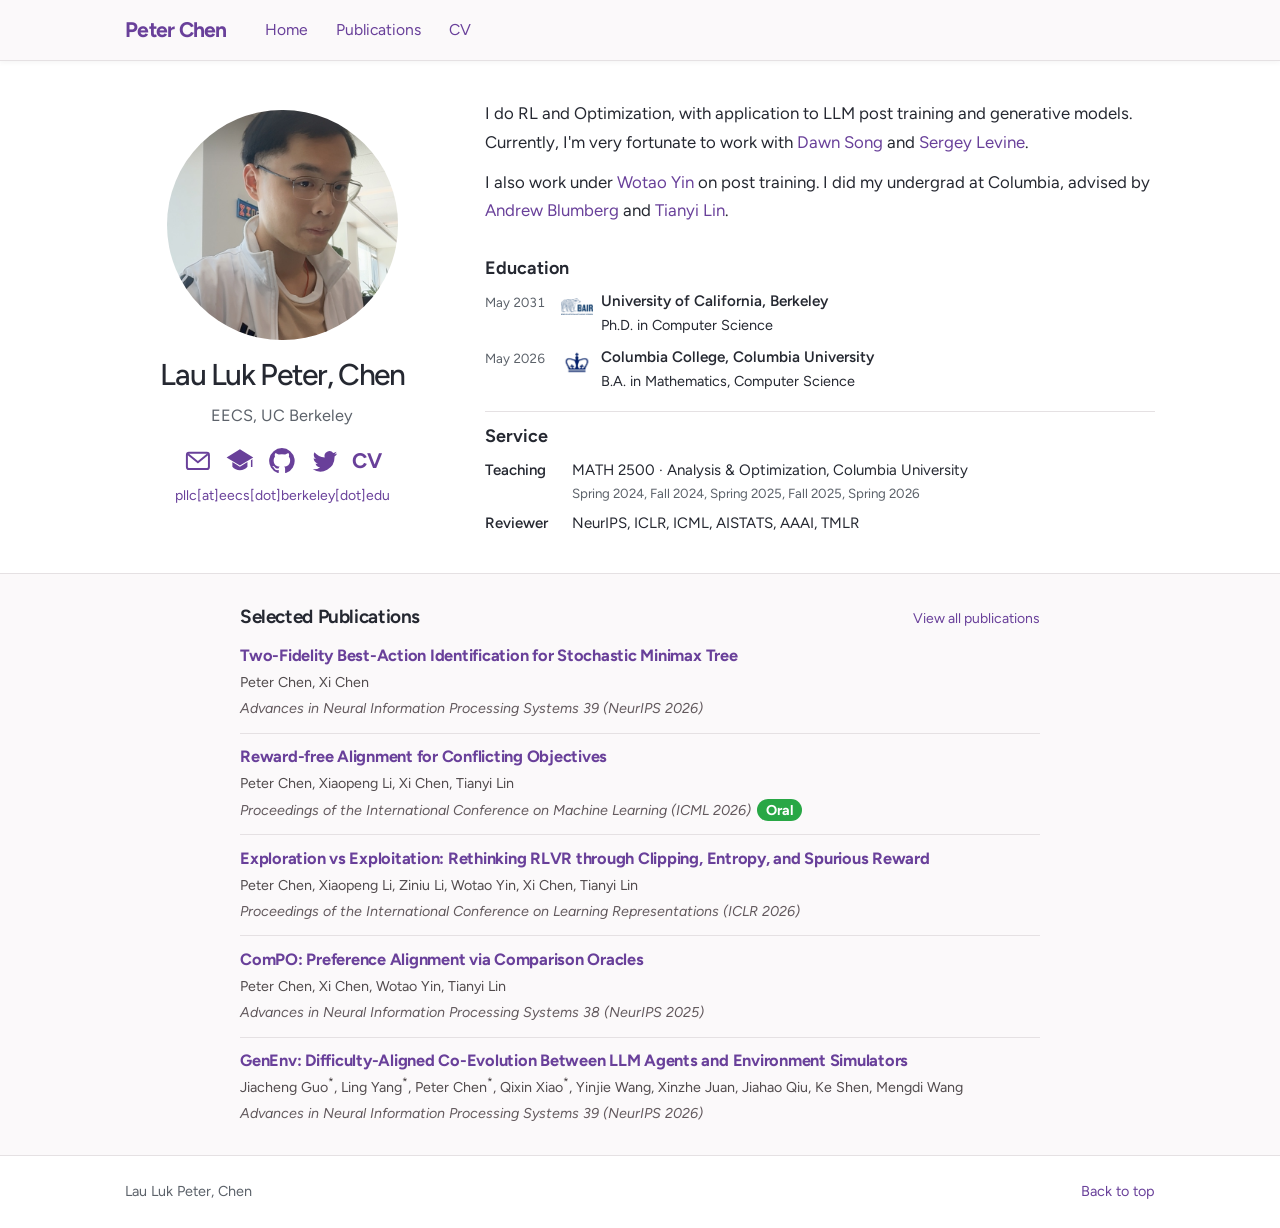
<file: index.html>
<!doctype html>
<html lang="en">
<head>
  <meta charset="utf-8">
  <meta name="viewport" content="width=device-width, initial-scale=1">
  <meta name="description" content="Peter Chen is a Ph.D. student in EECS at UC Berkeley working on reinforcement learning, optimization, LLM post-training, and generative models.">
  <title>Peter Chen</title>
  <link rel="stylesheet" href="styles.css">
  <link rel="stylesheet" href="publications.css">
</head>
<body>
  <a class="skip" href="#main">Skip to content</a>
  <header class="topbar">
    <nav class="wrap nav-inner" aria-label="Main navigation">
      <a class="brand" href="#about">Peter Chen</a>
      <div class="nav-links">
        <a href="#about">Home</a>
        <a href="publications.html">Publications</a>
        <a href="assets/Luk-CV.pdf">CV</a>
      </div>
    </nav>
  </header>
  <main id="main">
    <section class="about wrap" id="about" aria-labelledby="profile-name">
      <div class="identity">
        <img class="portrait" src="assets/images/photos/peter.jpg" width="235" height="235" alt="Portrait of Peter Chen">
        <h1 id="profile-name">Lau Luk Peter, Chen</h1>
        <p class="affiliation">EECS, UC Berkeley</p>
        <div class="social" aria-label="Academic profiles and contact links">
          <a href="mailto:pllc@eecs.berkeley.edu" aria-label="Email Peter Chen" title="Email">
            <svg viewBox="0 0 24 24" aria-hidden="true"><rect x="2.5" y="5" width="19" height="14" rx="1.8" fill="none" stroke="currentColor" stroke-width="1.7"/><path d="m3.5 6.2 8.5 7 8.5-7" fill="none" stroke="currentColor" stroke-width="1.7"/></svg>
          </a>
          <a href="https://scholar.google.com/citations?user=gz4susAAAAJ" aria-label="Google Scholar" title="Google Scholar">
            <svg viewBox="0 0 24 24" aria-hidden="true"><path d="M.5 9 12 2l11.5 7L12 16zM5.5 13l6.5 4 6.5-4v4.1c-2.9 4-10.1 4-13 0zM21.5 11.4l1.3-.8v6.7h-1.3z"/></svg>
          </a>
          <a href="https://github.com/PeterLauLukChen" aria-label="GitHub" title="GitHub">
            <svg viewBox="0 0 24 24" aria-hidden="true"><path d="M12 .9a11.1 11.1 0 0 0-3.5 21.6c.55.1.76-.24.76-.54v-2.04c-3.1.67-3.75-1.33-3.75-1.33-.5-1.28-1.23-1.62-1.23-1.62-1-.7.08-.69.08-.69 1.12.08 1.7 1.15 1.7 1.15.98 1.7 2.59 1.2 3.22.91.1-.72.39-1.21.7-1.5-2.48-.28-5.08-1.24-5.08-5.5 0-1.21.43-2.2 1.14-2.98-.12-.28-.5-1.42.11-2.95 0 0 .94-.3 3.06 1.14a10.6 10.6 0 0 1 5.57 0c2.12-1.44 3.05-1.14 3.05-1.14.61 1.53.23 2.67.12 2.95.71.78 1.14 1.77 1.14 2.98 0 4.27-2.61 5.21-5.1 5.49.4.35.76 1.03.76 2.07v3.06c0 .3.2.64.77.53A11.1 11.1 0 0 0 12 .9Z"/></svg>
          </a>
          <a href="https://twitter.com/peterlaulukch" aria-label="Twitter" title="Twitter">
            <svg viewBox="0 0 24 24" aria-hidden="true"><path d="M22.6 5.7a8.6 8.6 0 0 1-2.5.7 4.3 4.3 0 0 0 1.9-2.4 8.8 8.8 0 0 1-2.8 1.1 4.3 4.3 0 0 0-7.4 3.9A12.2 12.2 0 0 1 3 4.5a4.3 4.3 0 0 0 1.3 5.8 4.4 4.4 0 0 1-2-.5c0 2.2 1.5 4 3.5 4.5a4.4 4.4 0 0 1-1.9.1 4.3 4.3 0 0 0 4 3 8.7 8.7 0 0 1-6.4 1.8 12.2 12.2 0 0 0 18.8-10.3v-.6a8.7 8.7 0 0 0 2.3-2.6Z"/></svg>
          </a>
          <a href="assets/Luk-CV.pdf" class="cv-icon" aria-label="Curriculum vitae (PDF)" title="Curriculum vitae">CV</a>
        </div>
        <a class="email" href="mailto:pllc@eecs.berkeley.edu">pllc[at]eecs[dot]berkeley[dot]edu</a>
      </div>
      <div class="profile-text">
        <div class="bio">
          <p>I do RL and Optimization, with application to LLM post training and generative models. Currently, I'm very fortunate to work with <a href="https://dawnsong.io/">Dawn Song</a> and <a href="https://people.eecs.berkeley.edu/~svlevine/">Sergey Levine</a>.</p>
          <p>I also work under <a href="https://wotaoyin.mathopt.com/">Wotao Yin</a> on post training. I did my undergrad at Columbia, advised by <a href="https://ajblumberg.github.io/">Andrew Blumberg</a> and <a href="https://tydlin.github.io/">Tianyi Lin</a>.</p>
        </div>
        <section class="education-section" aria-labelledby="education-heading">
          <h2 id="education-heading">Education</h2>
          <ul class="education">
            <li>
              <time datetime="2031-05">May 2031</time>
              <img src="assets/images/badges/bair_logo.png" alt="" width="36" height="36">
              <div><strong>University of California, Berkeley</strong><span>Ph.D. in Computer Science</span></div>
            </li>
            <li>
              <time datetime="2026-05">May 2026</time>
              <img src="assets/images/badges/columbia_icon.png" alt="" width="36" height="36">
              <div><strong>Columbia College, Columbia University</strong><span>B.A. in Mathematics, Computer Science</span></div>
            </li>
          </ul>
        </section>
        <section class="service" id="service" aria-labelledby="service-heading">
          <h2 id="service-heading">Service</h2>
          <dl>
            <dt>Teaching</dt><dd>MATH 2500 · Analysis &amp; Optimization, Columbia University<br><span>Spring 2024, Fall 2024, Spring 2025, Fall 2025, Spring 2026</span></dd>
            <dt>Reviewer</dt><dd>NeurIPS, ICLR, ICML, AISTATS, AAAI, TMLR</dd>
          </dl>
        </section>
      </div>
    </section>
    <section class="featured" id="featured" aria-labelledby="selected-title">
      <div class="wrap">
        <header class="featured-heading">
          <h2 id="selected-title">Selected Publications</h2>
          <a class="all-pubs" href="publications.html">View all publications</a>
        </header>
        <div class="pub-list">
          <article class="pub-row">
            <div class="pub-info">
              <h3 class="pub-heading"><a href="https://arxiv.org/pdf/2606.01708">Two-Fidelity Best-Action Identification for Stochastic Minimax Tree</a></h3>
              <p class="pub-authors">Peter Chen, Xi Chen</p>
              <p class="pub-venue">Advances in Neural Information Processing Systems 39 (NeurIPS 2026)</p>
            </div>
          </article>
          <article class="pub-row">
            <div class="pub-info">
              <h3 class="pub-heading"><a href="https://arxiv.org/pdf/2602.02495">Reward-free Alignment for Conflicting Objectives</a></h3>
              <p class="pub-authors">Peter Chen, Xiaopeng Li, Xi Chen, Tianyi Lin</p>
              <p class="pub-venue">Proceedings of the International Conference on Machine Learning (ICML 2026) <strong class="pub-honor">Oral</strong></p>
            </div>
          </article>
          <article class="pub-row">
            <div class="pub-info">
              <h3 class="pub-heading"><a href="https://arxiv.org/pdf/2512.16912">Exploration vs Exploitation: Rethinking RLVR through Clipping, Entropy, and Spurious Reward</a></h3>
              <p class="pub-authors">Peter Chen, Xiaopeng Li, Ziniu Li, Wotao Yin, Xi Chen, Tianyi Lin</p>
              <p class="pub-venue">Proceedings of the International Conference on Learning Representations (ICLR 2026)</p>
            </div>
          </article>
          <article class="pub-row">
            <div class="pub-info">
              <h3 class="pub-heading"><a href="https://arxiv.org/pdf/2505.05465">ComPO: Preference Alignment via Comparison Oracles</a></h3>
              <p class="pub-authors">Peter Chen, Xi Chen, Wotao Yin, Tianyi Lin</p>
              <p class="pub-venue">Advances in Neural Information Processing Systems 38 (NeurIPS 2025)</p>
            </div>
          </article>
          <article class="pub-row">
            <div class="pub-info">
              <h3 class="pub-heading"><a href="https://arxiv.org/pdf/2512.19682">GenEnv: Difficulty-Aligned Co-Evolution Between LLM Agents and Environment Simulators</a></h3>
              <p class="pub-authors">Jiacheng Guo<sup>*</sup>, Ling Yang<sup>*</sup>, Peter Chen<sup>*</sup>, Qixin Xiao<sup>*</sup>, Yinjie Wang, Xinzhe Juan, Jiahao Qiu, Ke Shen, Mengdi Wang</p>
              <p class="pub-venue">Advances in Neural Information Processing Systems 39 (NeurIPS 2026)</p>
            </div>
          </article>
        </div>
      </div>
    </section>
  </main>
  <footer class="wrap foot"><span>Lau Luk Peter, Chen</span><a href="#about">Back to top</a></footer>
</body>
</html>
</file>
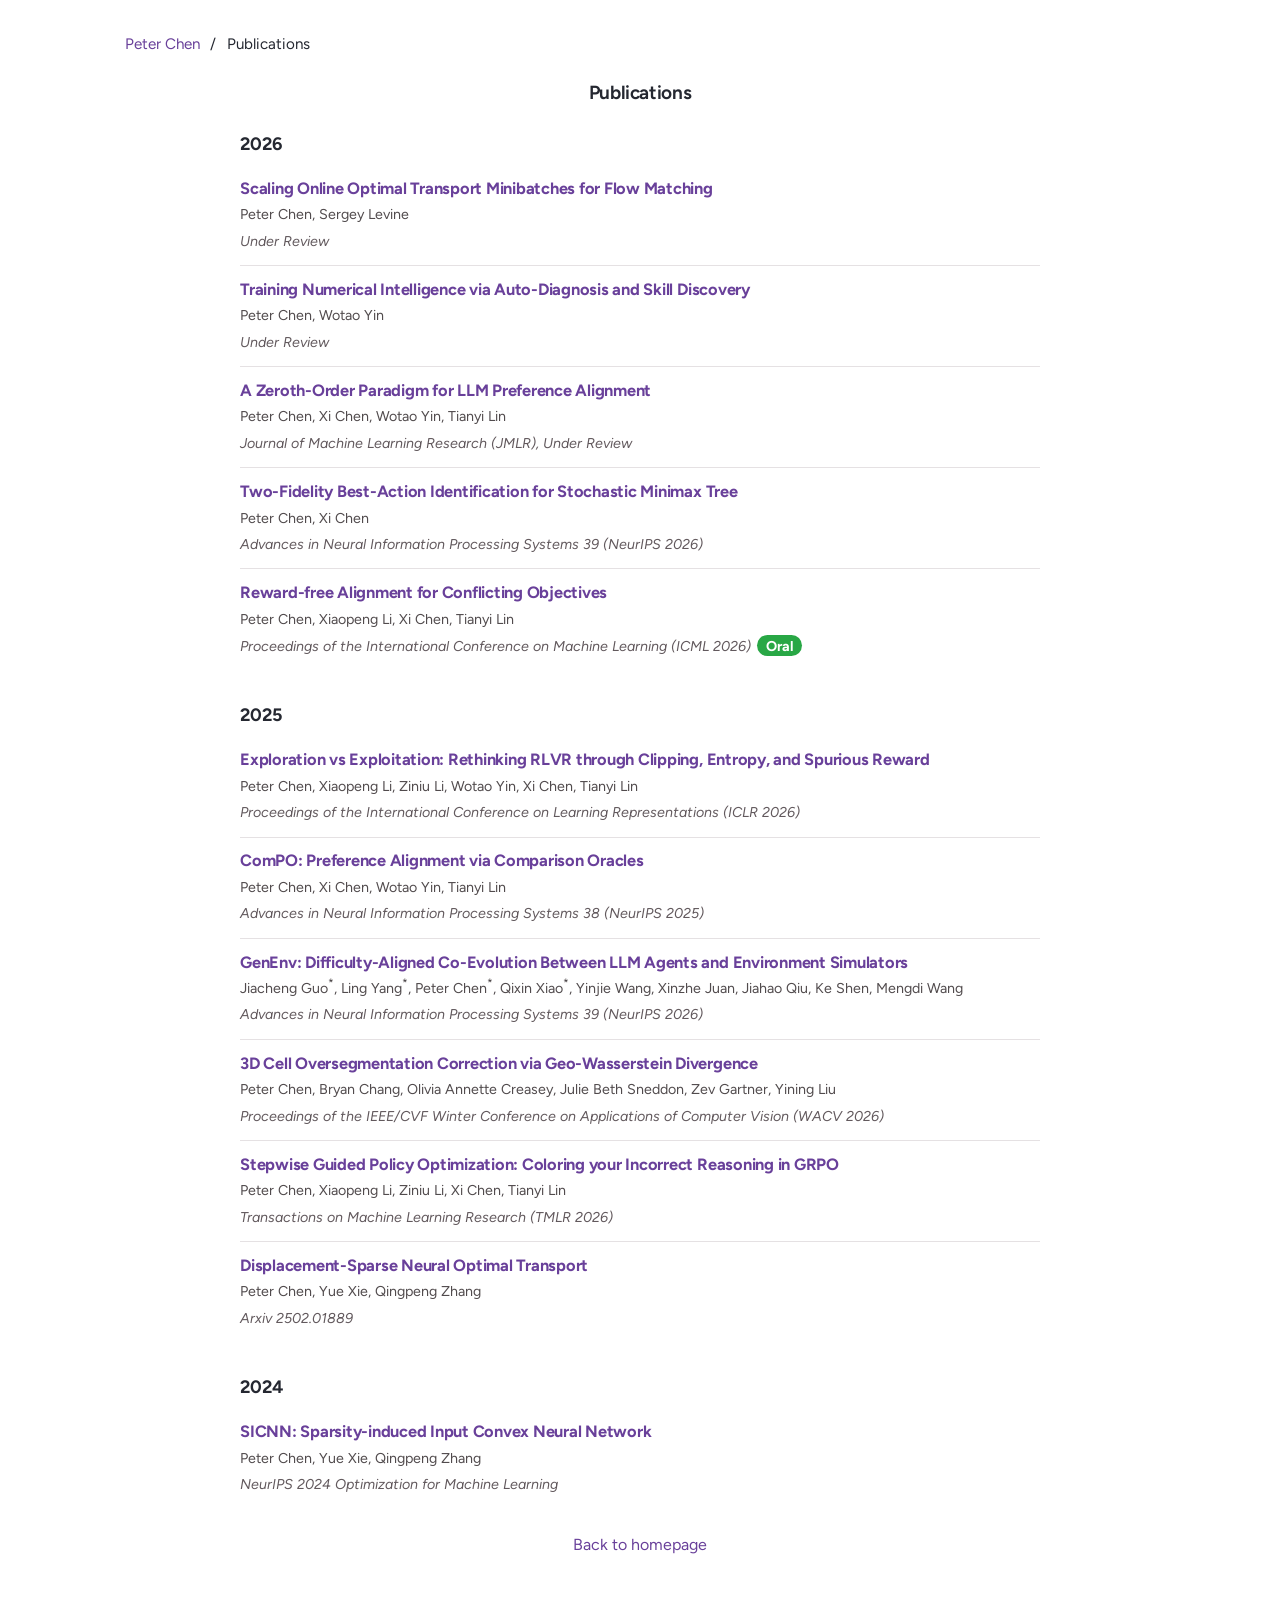
<file: publications.html>
<!doctype html>
<html lang="en">
<head>
  <meta charset="utf-8">
  <meta name="viewport" content="width=device-width, initial-scale=1">
  <title>Publications · Peter Chen</title>
  <meta name="description" content="Research publications by Peter Chen, EECS, UC Berkeley.">
  <link rel="stylesheet" href="styles.css">
  <link rel="stylesheet" href="publications.css">
</head>
<body class="publication-archive">
  <a class="pub-skip" href="#papers">Skip to publications</a>
  <main class="wrap pub-archive" id="papers">
    <header class="pub-archive-heading">
      <nav aria-label="Breadcrumb"><a href="index.html">Peter Chen</a><span aria-hidden="true"> / </span>Publications</nav>
      <h1>Publications</h1>
    </header>
<section class="pub-year" aria-labelledby="year-2026">
  <h2 id="year-2026">2026</h2>
  <div class="pub-list">
  <article class="pub-row">
    <div class="pub-info">
      <h3 class="pub-heading"><a href="https://arxiv.org/pdf/2610.18838">Scaling Online Optimal Transport Minibatches for Flow Matching</a></h3>
      <p class="pub-authors">Peter Chen, Sergey Levine</p>
      <p class="pub-venue">Under Review</p>
    </div>
  </article>
  <article class="pub-row">
    <div class="pub-info">
      <h3 class="pub-heading"><a href="https://arxiv.org/pdf/2610.03872v1">Training Numerical Intelligence via Auto-Diagnosis and Skill Discovery</a></h3>
      <p class="pub-authors">Peter Chen, Wotao Yin</p>
      <p class="pub-venue">Under Review</p>
    </div>
  </article>
  <article class="pub-row">
    <div class="pub-info">
      <h3 class="pub-heading"><a href="https://arxiv.org/pdf/2609.19144v1">A Zeroth-Order Paradigm for LLM Preference Alignment</a></h3>
      <p class="pub-authors">Peter Chen, Xi Chen, Wotao Yin, Tianyi Lin</p>
      <p class="pub-venue">Journal of Machine Learning Research (JMLR), Under Review</p>
    </div>
  </article>
  <article class="pub-row">
    <div class="pub-info">
      <h3 class="pub-heading"><a href="https://arxiv.org/pdf/2606.01708">Two-Fidelity Best-Action Identification for Stochastic Minimax Tree</a></h3>
      <p class="pub-authors">Peter Chen, Xi Chen</p>
      <p class="pub-venue">Advances in Neural Information Processing Systems 39 (NeurIPS 2026)</p>
    </div>
  </article>
  <article class="pub-row">
    <div class="pub-info">
      <h3 class="pub-heading"><a href="https://arxiv.org/pdf/2602.02495">Reward-free Alignment for Conflicting Objectives</a></h3>
      <p class="pub-authors">Peter Chen, Xiaopeng Li, Xi Chen, Tianyi Lin</p>
      <p class="pub-venue">Proceedings of the International Conference on Machine Learning (ICML 2026) <strong class="pub-honor">Oral</strong></p>
    </div>
  </article>
  </div>
</section>
<section class="pub-year" aria-labelledby="year-2025">
  <h2 id="year-2025">2025</h2>
  <div class="pub-list">
  <article class="pub-row">
    <div class="pub-info">
      <h3 class="pub-heading"><a href="https://arxiv.org/pdf/2512.16912">Exploration vs Exploitation: Rethinking RLVR through Clipping, Entropy, and Spurious Reward</a></h3>
      <p class="pub-authors">Peter Chen, Xiaopeng Li, Ziniu Li, Wotao Yin, Xi Chen, Tianyi Lin</p>
      <p class="pub-venue">Proceedings of the International Conference on Learning Representations (ICLR 2026)</p>
    </div>
  </article>
  <article class="pub-row">
    <div class="pub-info">
      <h3 class="pub-heading"><a href="https://arxiv.org/pdf/2505.05465">ComPO: Preference Alignment via Comparison Oracles</a></h3>
      <p class="pub-authors">Peter Chen, Xi Chen, Wotao Yin, Tianyi Lin</p>
      <p class="pub-venue">Advances in Neural Information Processing Systems 38 (NeurIPS 2025)</p>
    </div>
  </article>
  <article class="pub-row">
    <div class="pub-info">
      <h3 class="pub-heading"><a href="https://arxiv.org/pdf/2512.19682">GenEnv: Difficulty-Aligned Co-Evolution Between LLM Agents and Environment Simulators</a></h3>
      <p class="pub-authors">Jiacheng Guo<sup>*</sup>, Ling Yang<sup>*</sup>, Peter Chen<sup>*</sup>, Qixin Xiao<sup>*</sup>, Yinjie Wang, Xinzhe Juan, Jiahao Qiu, Ke Shen, Mengdi Wang</p>
      <p class="pub-venue">Advances in Neural Information Processing Systems 39 (NeurIPS 2026)</p>
    </div>
  </article>
  <article class="pub-row">
    <div class="pub-info">
      <h3 class="pub-heading"><a href="https://arxiv.org/pdf/2502.01890v3">3D Cell Oversegmentation Correction via Geo-Wasserstein Divergence</a></h3>
      <p class="pub-authors">Peter Chen, Bryan Chang, Olivia Annette Creasey, Julie Beth Sneddon, Zev Gartner, Yining Liu</p>
      <p class="pub-venue">Proceedings of the IEEE/CVF Winter Conference on Applications of Computer Vision (WACV 2026)</p>
    </div>
  </article>
  <article class="pub-row">
    <div class="pub-info">
      <h3 class="pub-heading"><a href="https://arxiv.org/pdf/2505.11595">Stepwise Guided Policy Optimization: Coloring your Incorrect Reasoning in GRPO</a></h3>
      <p class="pub-authors">Peter Chen, Xiaopeng Li, Ziniu Li, Xi Chen, Tianyi Lin</p>
      <p class="pub-venue">Transactions on Machine Learning Research (TMLR 2026)</p>
    </div>
  </article>
  <article class="pub-row">
    <div class="pub-info">
      <h3 class="pub-heading"><a href="https://arxiv.org/pdf/2502.01889">Displacement-Sparse Neural Optimal Transport</a></h3>
      <p class="pub-authors">Peter Chen, Yue Xie, Qingpeng Zhang</p>
      <p class="pub-venue">Arxiv 2502.01889</p>
    </div>
  </article>
  </div>
</section>
<section class="pub-year" aria-labelledby="year-2024">
  <h2 id="year-2024">2024</h2>
  <div class="pub-list">
  <article class="pub-row">
    <div class="pub-info">
      <h3 class="pub-heading"><a href="https://openreview.net/forum?id=iCLEUcDGUJ">SICNN: Sparsity-induced Input Convex Neural Network</a></h3>
      <p class="pub-authors">Peter Chen, Yue Xie, Qingpeng Zhang</p>
      <p class="pub-venue">NeurIPS 2024 Optimization for Machine Learning</p>
    </div>
  </article>
  </div>
</section>
    <footer class="pub-archive-footer"><a href="index.html">Back to homepage</a></footer>
  </main>
</body>
</html>
</file>
<file: styles.css>
@font-face {
  font-family: Figtree;
  src: url("fonts/figtree-normal.woff2") format("woff2");
  font-style: normal;
  font-weight: 300 900;
  font-display: swap;
}
@font-face {
  font-family: Figtree;
  src: url("fonts/figtree-italic.woff2") format("woff2");
  font-style: italic;
  font-weight: 300 900;
  font-display: swap;
}
:root {
  --ink: #252831;
  --muted: #5c626a;
  --link: #69409a;
  --link-hover: #492673;
  --wash: #fbf9fa;
  --rule: #e5e1e3;
  --site-font: Figtree, Arial, sans-serif;
}
* { box-sizing: border-box; }
html { scroll-padding-top: 5rem; }
body {
  margin: 0;
  color: var(--ink);
  background: #fff;
  font: 400 1rem/1.65 var(--site-font);
}
h1, h2, h3 { text-wrap: balance; }
a, a:visited { color: var(--link); text-decoration: none; }
a:hover, a:active { color: var(--link-hover); }
a:focus-visible { outline: 2px solid var(--link); outline-offset: 4px; }
img { display: block; }
.wrap { width: min(90%, 1030px); margin-inline: auto; }
.skip { position: absolute; left: 1rem; top: -6rem; padding: .5rem 1rem; background: white; z-index: 10; }
.skip:focus { top: .5rem; }
.topbar {
  position: sticky; top: 0; z-index: 5;
  background: var(--wash);
  border-bottom: 1px solid var(--rule);
  box-shadow: 0 2px 5px rgb(35 27 30 / 4%);
}
.nav-inner, .nav-links { display: flex; align-items: center; }
.nav-inner { min-height: 3.75rem; gap: clamp(1.4rem, 3vw, 2.5rem); }
.brand { font-size: 1.32rem; font-weight: 700; letter-spacing: -.035em; }
.nav-links { gap: clamp(.8rem, 2.2vw, 1.8rem); }
.nav-links a { padding-block: .4rem; font-size: .98rem; }
.about {
  display: grid;
  grid-template-columns: minmax(0, 1fr) minmax(0, 2.13fr);
  gap: clamp(1.5rem, 3.5vw, 3.25rem);
  padding-block: clamp(1.65rem, 3vw, 2.75rem);
}
.identity { text-align: center; padding-block: .65rem; align-self: start; }
.portrait {
  width: clamp(13.45rem, 18vw, 16.9rem); height: auto; aspect-ratio: 1;
  margin: 0 auto 1.05rem; border-radius: 50%; object-fit: cover; object-position: 50% 40%;
}
.identity h1 { font-weight: 500; font-size: clamp(1.7rem, 2.35vw, 2.2rem); line-height: 1.22; letter-spacing: -.045em; margin: 0 0 .6rem; }
.identity p { margin: .2rem 0; color: var(--muted); font-size: 1.02rem; line-height: 1.5; }
.social { display: flex; gap: .7rem; align-items: center; justify-content: center; margin: 1rem 0 .3rem; }
.social a { width: 1.95rem; height: 2.1rem; display: grid; place-items: center; }
.social svg { width: 1.74rem; height: 1.74rem; fill: currentColor; }
.cv-icon { font-weight: 700; font-size: 1.32rem; line-height: 1; }
.email { font-size: .875rem; }
.bio { font-size: clamp(1.05rem, 1.26vw, 1.14rem); line-height: 1.72; }
.bio p { margin: 0 0 .65rem; }
.education-section { margin-top: 1.975rem; }
.about h2 { font-size: 1.125rem; margin: 0 0 .65rem; line-height: 1.3; font-weight: 650; }
.education { margin: 0; padding: 0; list-style: none; }
.education li { display: grid; grid-template-columns: 4.2rem 2rem 1fr; align-items: start; gap: .55rem; margin-bottom: .6rem; line-height: 1.4; }
.education li:last-child { margin-bottom: 0; }
.education img { object-fit: contain; width: 2rem; height: 2rem; }
.education strong, .education span, .education time { display: block; }
.education strong { font-weight: 580; font-size: .95rem; }
.education span { font-size: .9rem; margin: .17rem 0; }
.education time, .service dd span { font-size: .83rem; color: var(--muted); }
.education time { padding-top: .13rem; white-space: nowrap; font-variant-numeric: tabular-nums; }
.service { margin-top: 1.05rem; padding-top: .85rem; border-top: 1px solid var(--rule); }
.service dl { display: grid; grid-template-columns: max-content 1fr; gap: .5rem 1.5rem; font-size: .94rem; line-height: 1.5; margin: 0; }
.service dt { font-weight: 550; }
.service dd { margin: 0; }
.featured { padding: 1.9rem 0; background: var(--wash); border-block: 1px solid var(--rule); }
.featured .pub-list, .featured-heading, .pub-archive .pub-year { max-width: 50rem; margin-inline: auto; }
.featured-heading { display: flex; align-items: baseline; justify-content: space-between; gap: .65rem; margin-bottom: 1rem; }
#selected-title, .pub-archive-heading h1 { font-size: 1.1875rem; font-weight: 650; line-height: 1.3; letter-spacing: -.02em; }
#selected-title { margin: 0; }
.all-pubs { font-size: .875rem; line-height: 1.35; text-align: end; }
.foot { display: flex; justify-content: space-between; gap: 1rem; color: var(--muted); padding-block: 1.5rem; font-size: .9rem; }
@media(max-width: 900px) {
  .about { grid-template-columns: 1fr; gap: 1.55rem; max-width: 41.5rem; }
  .portrait { width: 12.5rem; }
  .identity { padding: 0; }
}
@media(max-width: 580px) {
  .wrap { width: calc(100% - 2.7rem); }
  .nav-inner { flex-wrap: wrap; gap: .15rem; padding: .6rem 0 .5rem; }
  .brand { line-height: 1.3; }
  .nav-links { gap: .85rem; order: 1; width: 100%; }
  .nav-links a { font-size: .85rem; }
  html { scroll-padding-top: 5.5rem; }
  .about { padding-block: 1.55rem; }
  .education li { grid-template-columns: 3.8rem 1.65rem 1fr; gap: .45rem; }
  .education img { width: 1.65rem; height: 1.65rem; }
  .service dl { grid-template-columns: 1fr; gap: .12rem; }
  .service dt:not(:first-child) { margin-top: .65rem; }
  .featured { padding: 1.6rem 0; }
}
</file>
<file: publications.css>
.pub-row { padding-block: .8rem; }
.pub-row + .pub-row { border-top: 1px solid var(--rule); }
.pub-row:first-child { padding-top: 0; }
.pub-row:last-child { padding-bottom: 0; }
.pub-info .pub-heading {
  margin: 0;
  font-size: clamp(1.025rem, 1.28vw, 1.14rem);
  font-weight: 700;
  line-height: 1.32;
  letter-spacing: -.015em;
}
.pub-row .pub-authors, .pub-row .pub-venue {
  margin: .3rem 0 0;
  font-size: .89rem;
  line-height: 1.52;
}
.pub-authors { color: #514b4d; }
.pub-authors sup { line-height: 0; }
.pub-venue { color: #62595d; font-style: italic; }
.pub-honor {
  display: inline-block;
  padding: .25em .6em;
  margin-inline-start: .16em;
  border-radius: 999px;
  background: #28a745;
  color: white;
  font-style: normal;
  font-weight: 700;
  line-height: 1;
  white-space: nowrap;
}
.pub-archive { margin-inline: auto; padding-block: 2rem 2.75rem; }
.pub-archive-heading nav { font-size: .95rem; }
.pub-archive-heading nav span { padding-inline: .4rem; }
.pub-archive-heading h1 { text-align: center; margin: 1.5rem 0; }
.pub-year + .pub-year { margin-top: 2.75rem; }
.pub-year h2 { font-size: 1.125rem; margin: 0 0 1.15rem; }
.pub-archive-footer { margin-top: 2.25rem; text-align: center; }
.pub-skip {
  position: absolute;
  transform: translateY(-150%);
  left: .5rem;
  padding: .6rem;
  background: white;
  z-index: 5;
}
.pub-skip:focus { transform: none; }
@media (max-width: 670px) {
  .pub-archive { padding-block: 1.25rem 2rem; }
}
</file>
